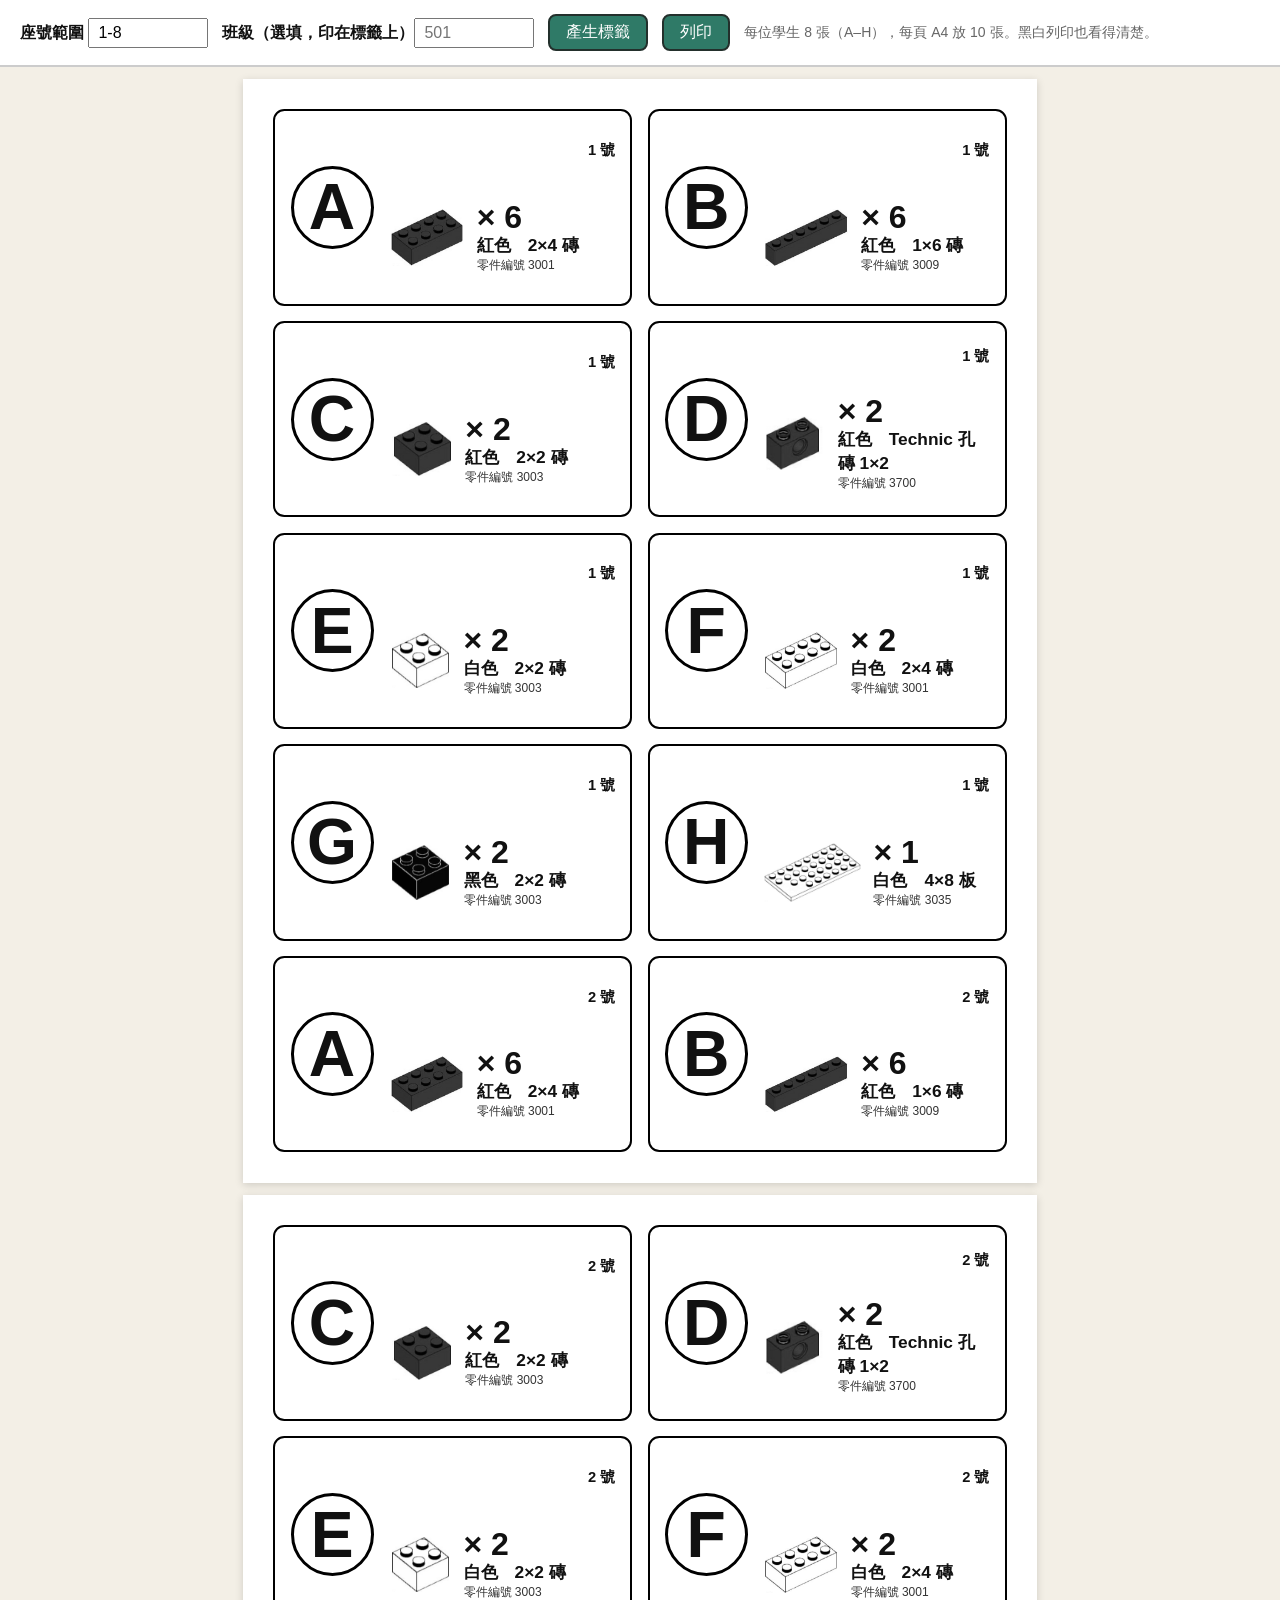
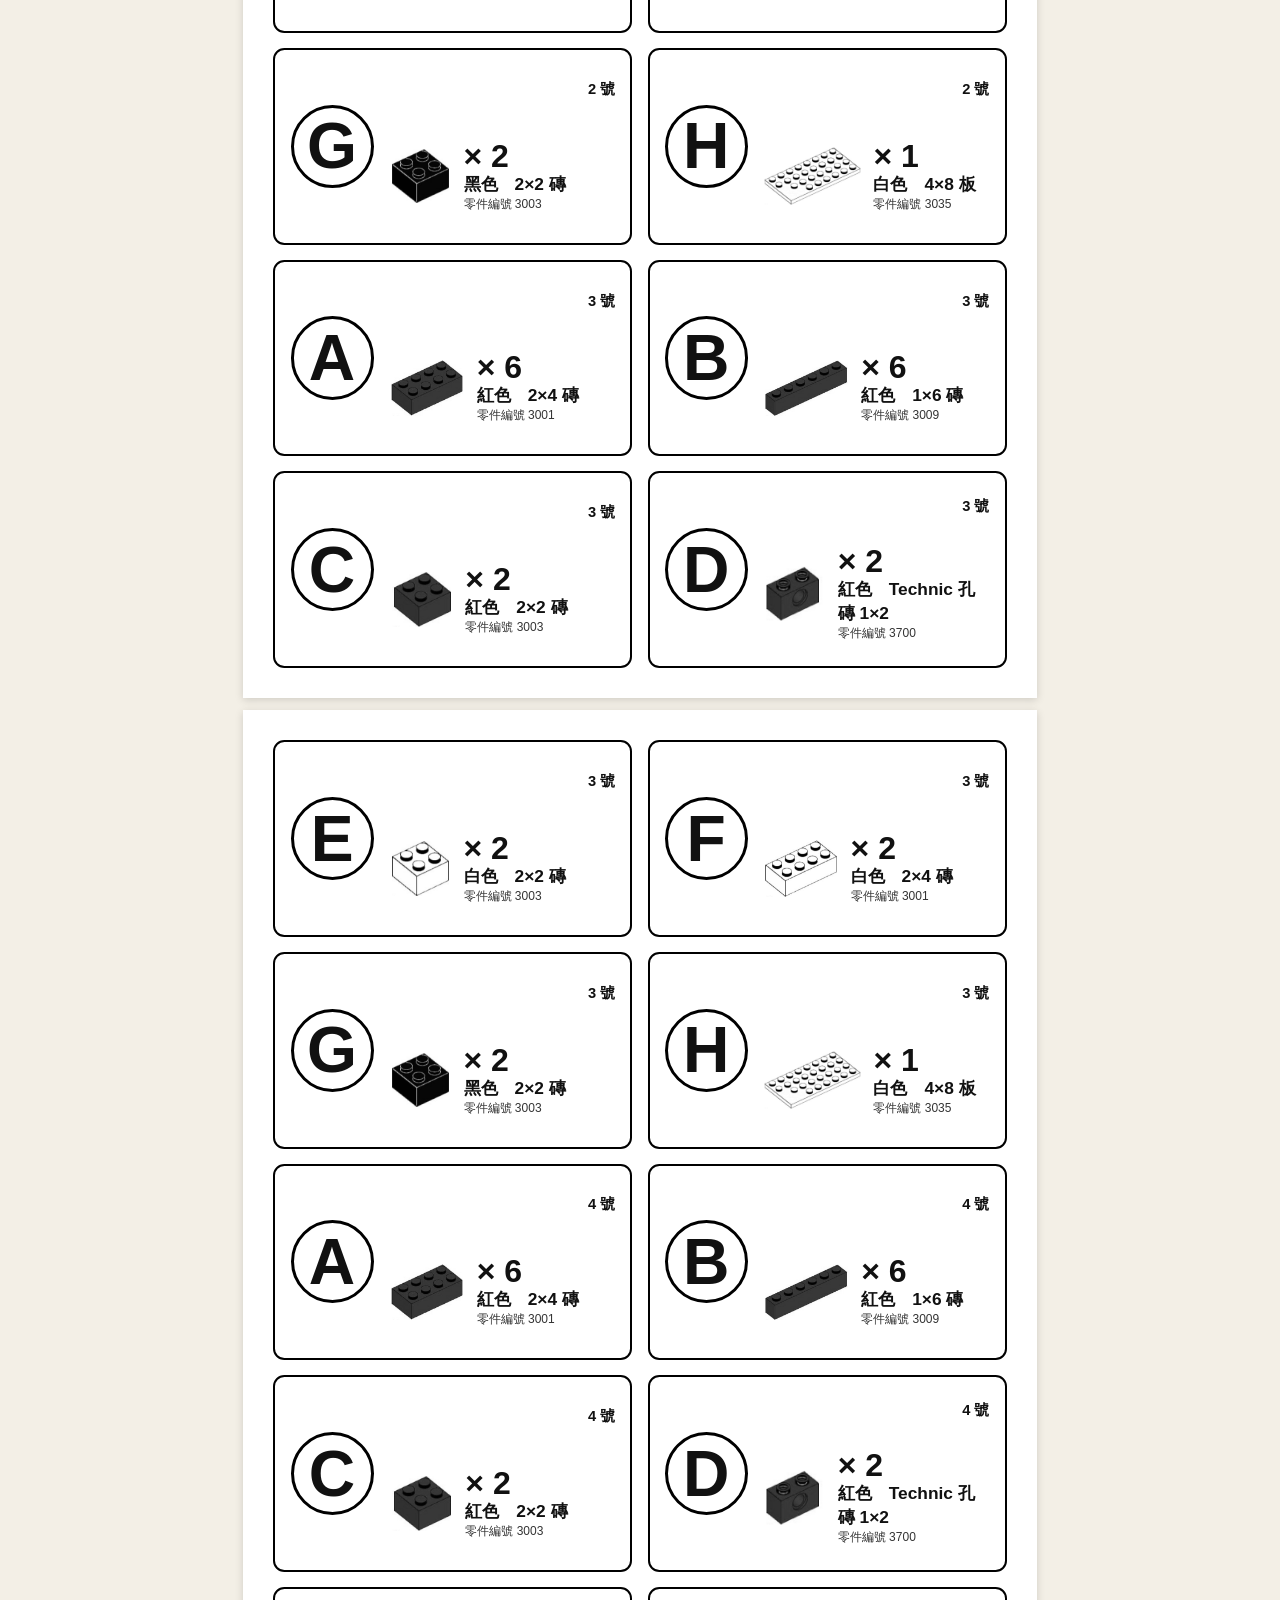
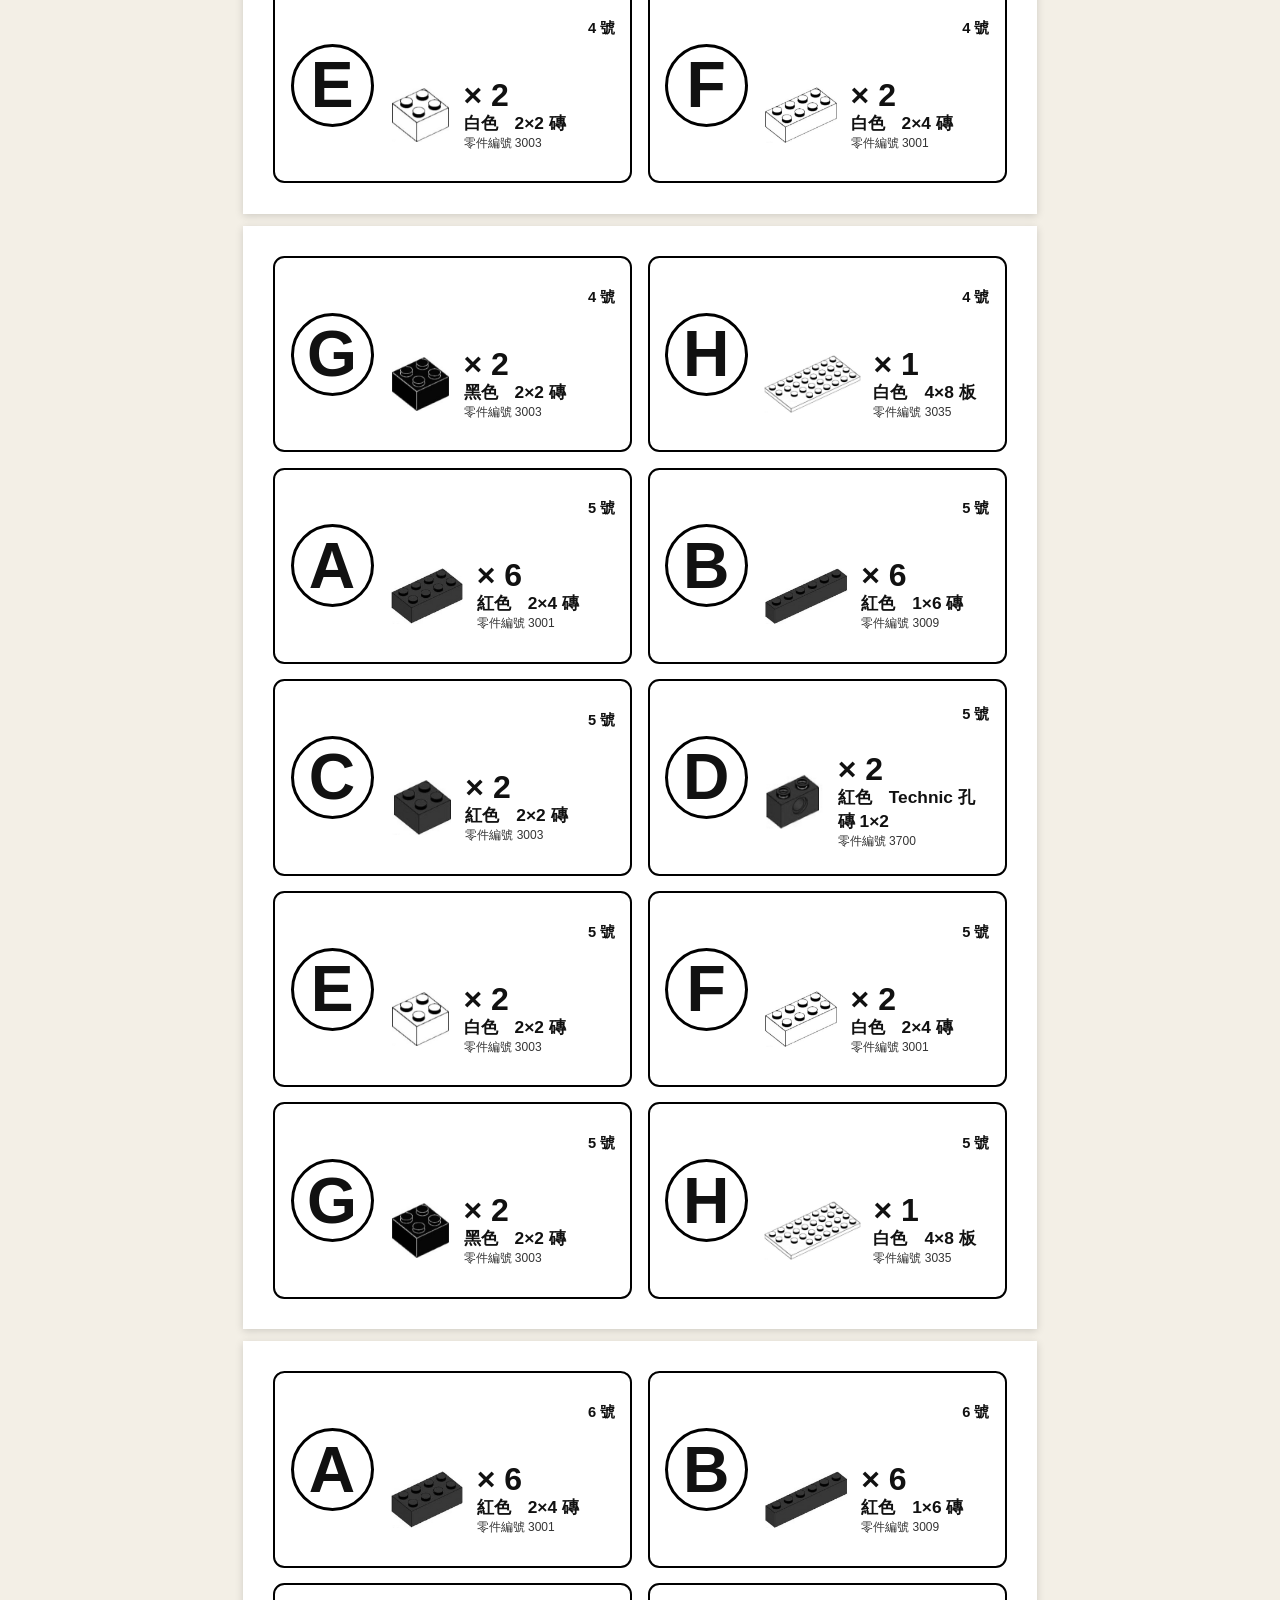
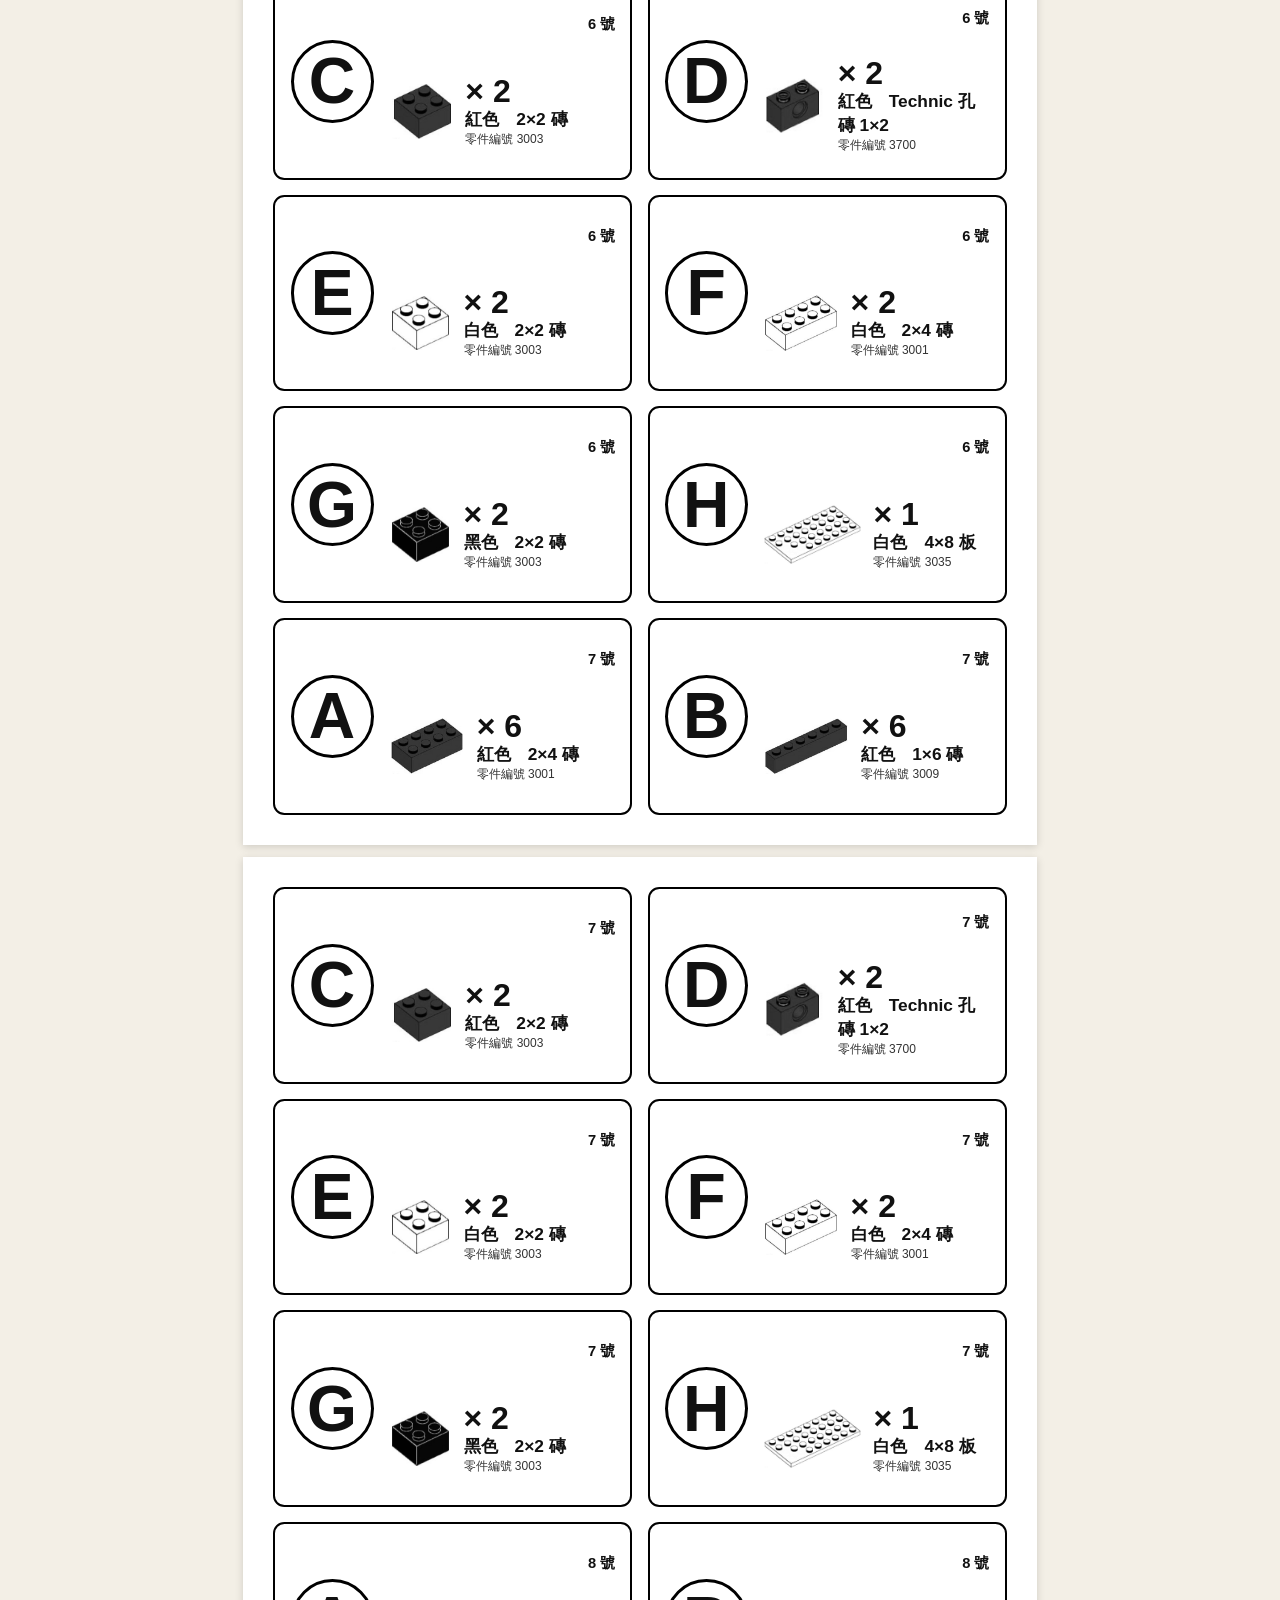
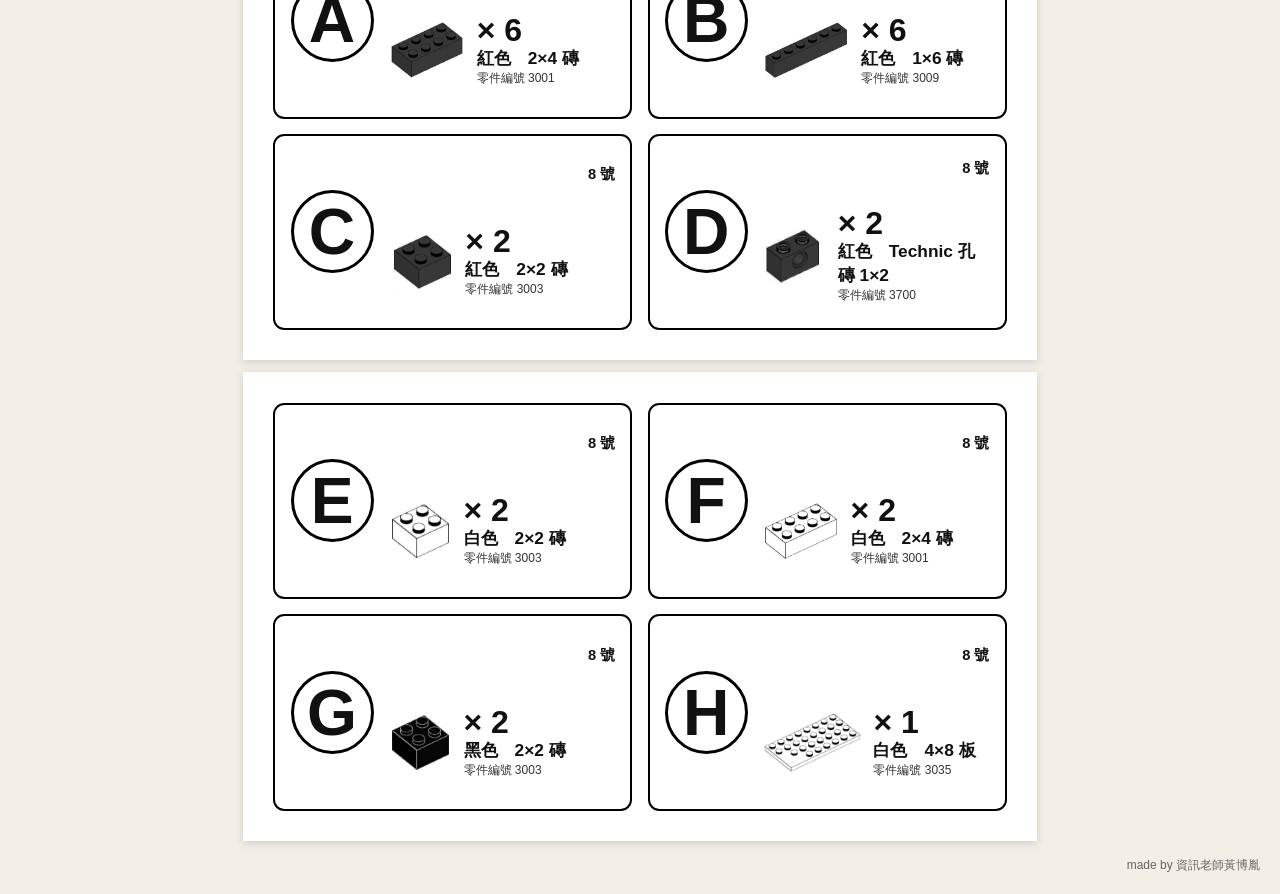
<file: teacher/labels.html>
<!doctype html>
<html lang="zh-Hant">
<head>
<meta charset="utf-8">
<meta name="author" content="資訊老師黃博胤">
<meta name="viewport" content="width=device-width, initial-scale=1">
<title>袋子標籤列印（Lego Quest）</title>
<style>
  * { box-sizing: border-box; }
  body { margin: 0; font-family: "Microsoft JhengHei", "Noto Sans TC", sans-serif; color: #111; background: #f3efe6; }
  .ctl { padding: 14px 20px; background: #fff; border-bottom: 2px solid #ccc; display: flex; flex-wrap: wrap; gap: 14px; align-items: center; }
  .ctl label { font-weight: bold; }
  .ctl input { font-size: 16px; padding: 4px 8px; width: 120px; }
  .ctl button { font-size: 16px; padding: 6px 16px; border: 2px solid #23302c; background: #2f7a67; color: #fff; border-radius: 8px; cursor: pointer; }
  .ctl .hint { color: #666; font-size: 14px; }
  #err { color: #b3261e; padding: 12px 20px; font-weight: bold; }
  .page { width: 210mm; margin: 12px auto; background: #fff; padding: 8mm; display: grid; grid-template-columns: repeat(2, 1fr); gap: 4mm; page-break-after: always; box-shadow: 0 2px 8px rgba(0, 0, 0, .15); }
  /* 黑白列印也要清楚：資訊靠文字、粗框和字母，不靠顏色 */
  .lab { border: 2.5px solid #000; border-radius: 3mm; padding: 3mm 4mm; display: grid; grid-template-columns: 22mm 1fr; grid-template-rows: auto auto; align-items: center; gap: 1mm 4mm; height: 52mm; }
  .lab .bag { grid-row: 1 / 3; width: 22mm; height: 22mm; border: 3px solid #000; border-radius: 50%; font-size: 17mm; font-weight: 900; display: flex; align-items: center; justify-content: center; }
  .lab .who { font-size: 11pt; font-weight: bold; text-align: right; }
  .lab .main { display: flex; align-items: center; gap: 3mm; }
  .lab .main img { height: 16mm; max-width: 28mm; object-fit: contain; filter: grayscale(1); }
  .lab .qty { font-size: 24pt; font-weight: 900; line-height: 1; }
  .lab .name { font-size: 13pt; font-weight: bold; }
  .lab .no { font-size: 9pt; color: #333; }
  .lab .txt { display: flex; flex-direction: column; }
  .foot { text-align: right; font-size: 9pt; color: #666; padding: 4px 20px 20px; }
  @media print {
    body { background: #fff; }
    .ctl, #err, .foot { display: none; }
    .page { margin: 0; box-shadow: none; width: auto; padding: 8mm; }
    @page { size: A4; margin: 0; }
  }
</style>
</head>
<body>
<div class="ctl">
  <label>座號範圍 <input id="seats" value="1-8" placeholder="例：1-8 或 1,3,5"></label>
  <label>班級（選填，印在標籤上）<input id="cls" placeholder="501"></label>
  <button id="go" type="button">產生標籤</button>
  <button id="print" type="button">列印</button>
  <span class="hint">每位學生 8 張（A–H），每頁 A4 放 10 張。黑白列印也看得清楚。</span>
</div>
<div id="err" hidden></div>
<div id="out"></div>
<div class="foot">made by 資訊老師黃博胤</div>

<!-- 作品資料（零件清單）；圖示在 ../mockup/assets，沒有圖也能印文字標籤 -->
<script src="../mockup/assets/guitar/guitar.js" onerror="window.__noObj = true"></script>
<script>
(function () {
  const $ = (id) => document.getElementById(id);
  const obj = window.RQ && window.RQ.OBJECTS && window.RQ.OBJECTS.guitar;
  if (!obj) {
    $('err').hidden = false;
    $('err').textContent = '找不到作品資料（mockup/assets/guitar/guitar.js）。請確認 assets 資料夾在這台電腦上。';
    return;
  }
  const base = '../mockup/assets/guitar/';
  const parseSeats = (t) => {
    const s = new Set();
    t.split(/[,，、\s]+/).filter(Boolean).forEach((p) => {
      const m = p.match(/^(\d+)\s*[-~－～]\s*(\d+)$/);
      if (m) { for (let i = Number(m[1]); i <= Math.min(Number(m[2]), 80); i++) s.add(i); }
      else if (/^\d+$/.test(p)) s.add(Number(p));
    });
    return [...s].sort((a, b) => a - b);
  };
  const esc = (s) => String(s).replace(/[&<>"]/g, (c) => ({ '&': '&amp;', '<': '&lt;', '>': '&gt;', '"': '&quot;' }[c]));
  function render() {
    const seats = parseSeats($('seats').value);
    const cls = $('cls').value.trim();
    const labels = [];
    seats.forEach((seat) => obj.parts.forEach((p) => labels.push({ seat, p })));
    const pages = [];
    for (let i = 0; i < labels.length; i += 10) pages.push(labels.slice(i, i + 10));
    $('out').innerHTML = pages.map((pg) => `<div class="page">${pg.map(({ seat, p }) => `
      <div class="lab">
        <div class="bag">${esc(p.bag)}</div>
        <div class="who">${cls ? esc(cls) + ' 班 ' : ''}${seat} 號</div>
        <div class="main">
          <img src="${base + p.icon}" alt="" onerror="this.style.display='none'">
          <div class="txt"><div><span class="qty">× ${p.qty}</span></div><div class="name">${esc(p.colorZh)}　${esc(p.shapeZh)}</div><div class="no">零件編號 ${esc(p.partNo)}</div></div>
        </div>
      </div>`).join('')}</div>`).join('') || '<p style="padding:20px">請輸入座號範圍。</p>';
  }
  $('go').onclick = render;
  $('print').onclick = () => window.print();
  $('seats').addEventListener('keydown', (e) => { if (e.key === 'Enter') render(); });
  render();
})();
</script>
</body>
</html>
</file>
